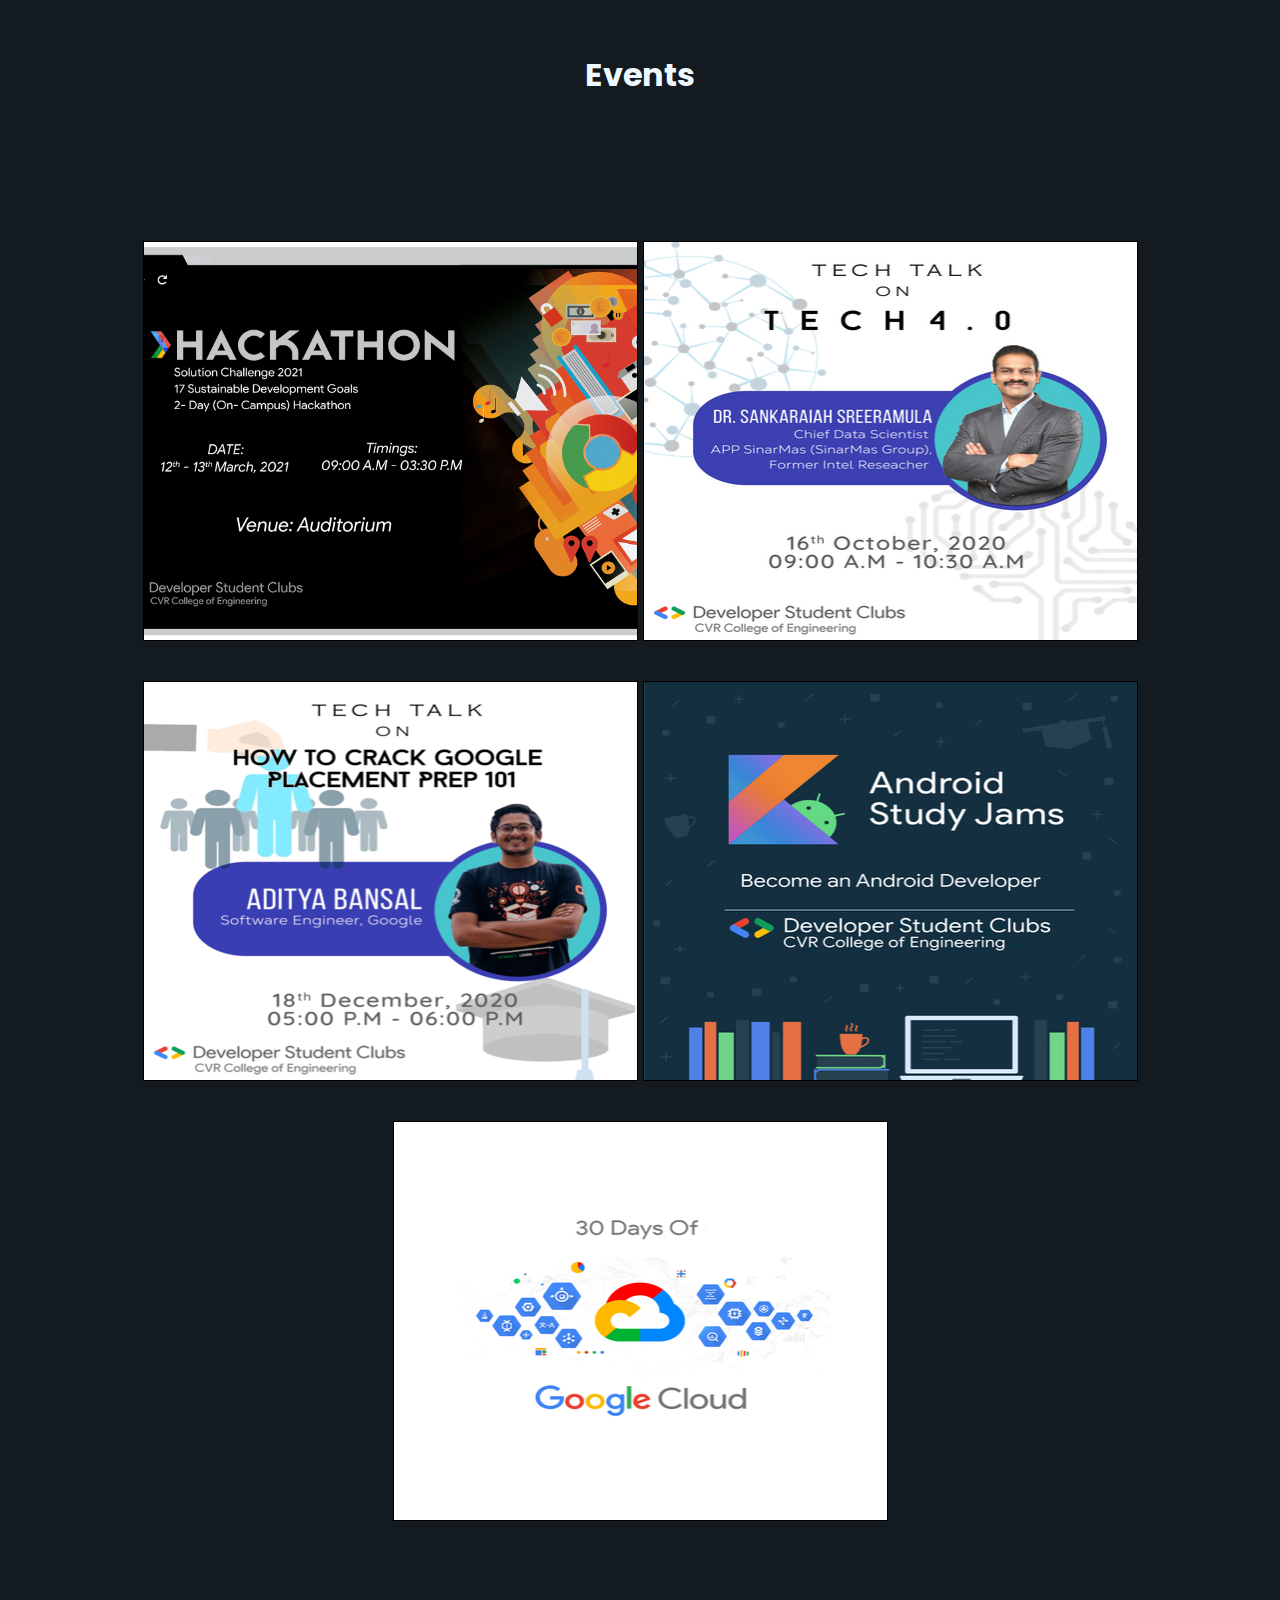
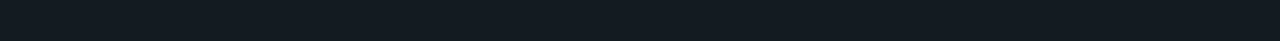
<file: event section/index.html>
<!DOCTYPE html>
<html lang="en">
<head>
    <meta charset="UTF-8">
    <meta name="viewport" content="width=device-width, initial-scale=1.0">
    <link rel="stylesheet" href="style.css">
    <link rel="icon" href="images/dsc.jpg" type="image" sizes="16x16">
    <title>DSC CVR / Events</title>
</head>
<body>
    <div class="heading">
        <h1>Events</h1>
    </div>
    <div class="event-container">
        <div class="card">
            <div class="imgBox">
                <img src="images/solChal.png" alt="">
            </div>
            <div class="details">
                <h2>Solution Challenge 2021</h2>
                <p>We are conducting this hackathon to motivate students to come up with solutions for the 17 United Nations Sustainable Development Goals that was chosen as the genre for the Solution Challenge 2021 this time. 

                    Google Solution Challenge 2021 is an annual contest that invites students from DSC communities to develop solutions for local community problems using one or more Google products or platforms. This is a platform wherein we have the opportunity and the resources needed to make an impact and make the world a better place. We do so by solving one or more of the 17 sustainable development goals.😎</p>
            </div>
        </div>
        <div class="card">
            <div class="imgBox">
                <img src="images/tt4.jpg" alt="">
            </div>
            <div class="details">
                <h2>Tech Talk 4.0</h2>
                <p>Dr Sankaraiah Sreeramula is currently a Chief Data Scientist at APP SinarMas in Indonesia. He is accomplished data science and AI leader with over 13+ years of experience in innovating and bringing new AI/data science driven solutions to different industries in both the public and private sector. He received Ph.D with 10 ISI publications.</p>
                <a href="https://youtu.be/oCi3k1BAbVs" target="_blank" class="button">Watch Now</a>
            </div>
        </div>
        <div class="card">
            <div class="imgBox">
                <img src="images/crackgoogle.png" alt="">
            </div>
            <div class="details">
                <h2>Crack Google Interview</h2>
                <p>Developer Student Clubs CVR College of Engineering is back with another astounding Tech talk “How to crack Google: Placement Prep 101”
                    It is a pleasure for us to introduce the speaker, Mr. Aditya Bansal, Software Developer Engineer at Google. He previously worked at Microsoft and is a graduate from BITS Pilani. He is here to enlighten us on how to crack a job at Google. </p>
                    <a href="https://youtu.be/5hL6Mb88kIQ" target="_blank" class="button">Watch Now</a>
                </div>
        </div>
        <div class="card">
            <div class="imgBox">
                <img src="images/android.jpg" alt="">
            </div>
            <div class="details">
                <h2>Android Study Jams</h2>
                <p>You use android applications on a day to day basis. From checking out instagram stories to texting our friends on whatsapp, android applications have always been an integral part of our lives. But have you ever wondered how these android applications are made?
                    If you ever did, then here's some good news for you. 
                    Developer Student Clubs CVR College of Engineering is going to launch android study jams to help you in your journey of Android Development. </p>
            </div>
        </div>
        <div class="card">
            <div class="imgBox">
                <img src="images/cloud.png" alt="">
            </div>
            <div class="details">
                <h2>30DaysOfGoogleCloud</h2>
                <p>30 Days of Google Cloud program will provide you an opportunity to kickstart your career in cloud and get hands-on practice on Google Cloud Platform - the tool that powers apps like Google Search, Gmail and YouTube.
                    <br>
                    Along the way, you will learn & practice concepts like computing, application development, big data & machine learning using cloud & if you get stuck, you will have your "Campus Facilitators" who are specially trained on Google Cloud to help. 😎</p>
            </div>
        </div>
    </div>
</body>
</html>
</file>
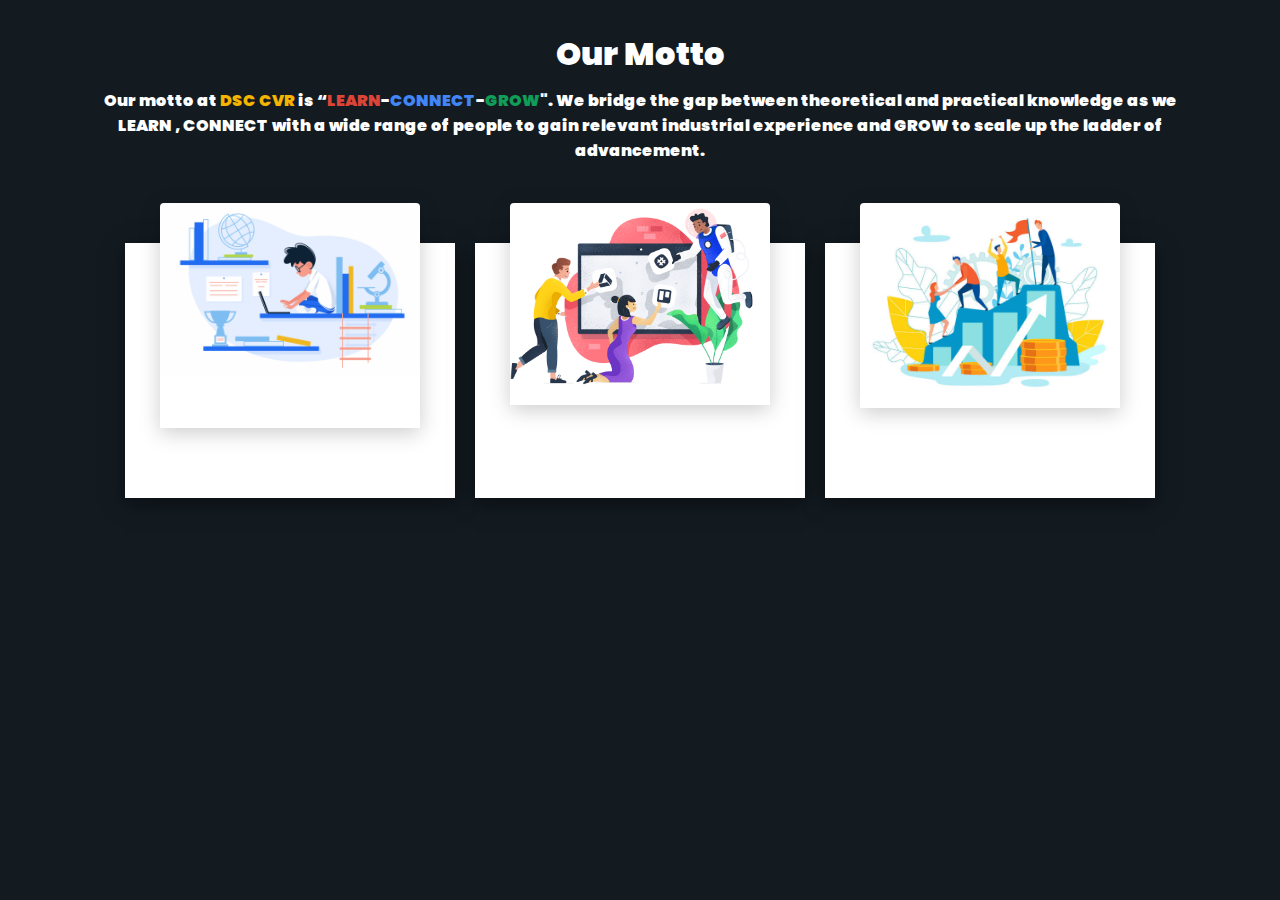
<file: motto section/index.html>
<!DOCTYPE html>
<html lang="en">
  <head>
    <meta charset="UTF-8">
    <meta name="viewport" content="width=device-width, initial-scale=1.0">
    <link rel="stylesheet" href="style.css">
    <link rel="icon" href="images/dsc.jpg" type="image" sizes="16x16">
    <title>DSC CVR / Motto</title>
  </head>
  <body>
    <!-- F4B400 y 
         DB4437 r 
         4285F4 b 
         0F9D58 g -->
         
    <div class="container" id='card'>
      <h1 class="heading" id="head">Our Motto</h1>
      <p id="para">Our motto at <span style="color: #F4B400;">DSC CVR</span>  is “<span style="color: #DB4437;">LEARN</span>-<span style="color: #4285F4;">CONNECT</span>-<span style="color: #0F9D58;">GROW</span>". We bridge the gap between theoretical and practical knowledge as we LEARN , CONNECT with a wide range of people to gain relevant industrial experience and GROW to scale up the ladder of advancement.</p>
      <div class="card">
      <div class="imgBox">
        <img src="images/learn.png" alt="">
      </div>
      <div class="content">
        <h2>Learn</h2>
        <p>LEARN upcoming technologies to create incredible stuff with other inquisitive developers.</p>
      </div>
    </div>

    <div class="card">
      <div class="imgBox">
        <img src="images/connect.png" alt="">
      </div>
      <div class="content">
        <h2>Connect</h2>
        <p>CONNECT with various developer communities  through peer –to- peer workshops and events
          that cultivate learning, sharing, and collaboration.</p>
      </div>
    </div>

    <div class="card">
      <div class="imgBox">
        <img src="images/grow.jpg" alt="">
      </div>
      <div class="content">
        <h2>Grow</h2>
        <p>GROW  together personally and professionally as developers by coming up with solutions that contribute to various real-world problems.</p>
      </div>
    </div>
  </div>
</body>
</html>
</file>
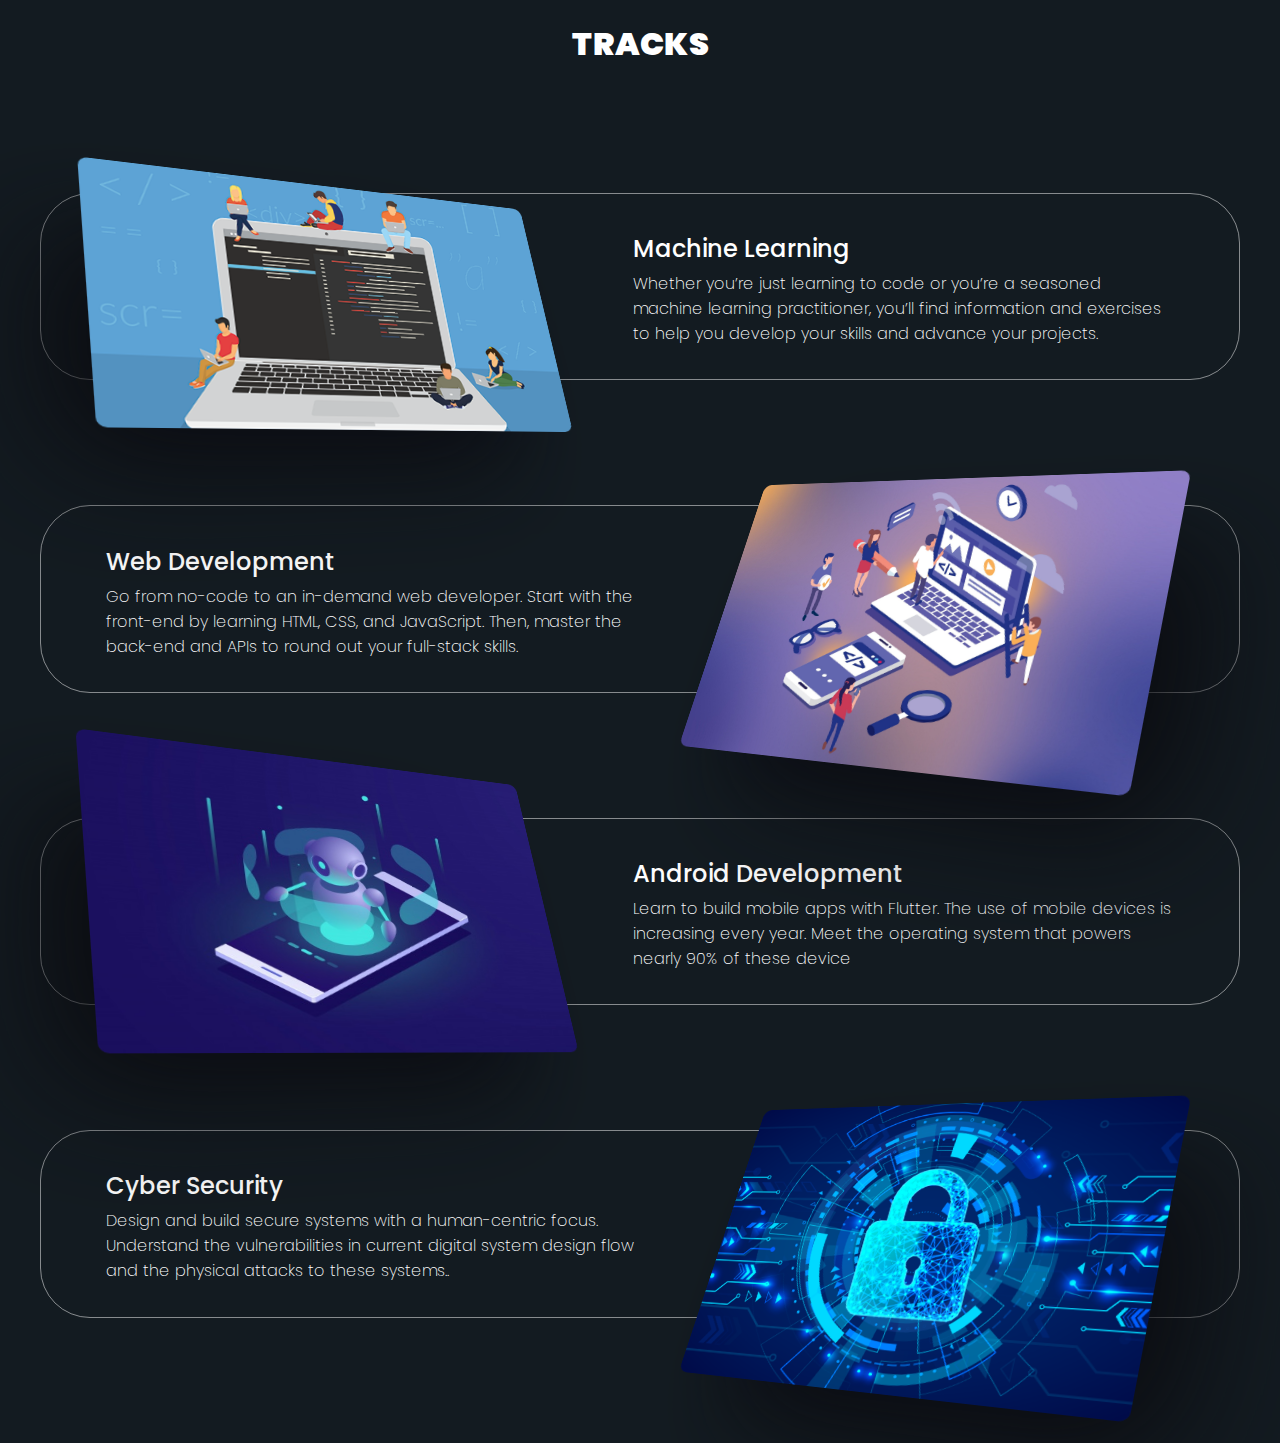
<file: tracks section/index.html>
<!DOCTYPE html>
<html lang="en">
<head>
    <meta charset="UTF-8">
    <meta name="viewport" content="width=device-width, initial-scale=1.0">
    <link rel="stylesheet" href="style.css">
    <link rel="preconnect" href="https://fonts.gstatic.com">
    <link href="https://fonts.googleapis.com/css2?family=Poppins:wght@100;200;300;400;500;600&display=swap" rel="stylesheet">
    <link rel="icon" href="images/dsc.jpg" type="image" sizes="16x16">
    <title>DSC CVR / Tracks</title>
</head>
<body>
    <div class="tracks">
        <h2 class="heading-tracks">TRACKS</h2>
        <div class="track-1">
            <div class="details-left">
                <img class="img-left" src="images/ml.png" alt="Machine Learning">
            </div>
            <div class="details-left">
                <div class="text ML">
                    <h2 class="heading-secondary">Machine Learning</h2>
                    <p class="paragraph">Whether you’re just learning to code or you’re a seasoned 
                        machine learning practitioner, you’ll find information and
                        exercises to help you develop your skills and advance your 
                        projects.</p>
                </div>
            </div>
            <div class="clearfix"></div>
        </div>
        <div class="track-1">
            <div class="details-right">
                <img class="img-right" src="images/web-dev.jpg" alt="Web Development">
            </div>
            <div class="details-right">
                <div class="text">
                    <h2 class="heading-secondary">Web Development</h2>
                    <p class="paragraph">Go from no-code to an in-demand web developer. 
                        Start with the front-end by learning HTML, CSS, and JavaScript. 
                        Then, master the back-end and APIs to round out your full-stack 
                        skills.</p>
                </div>
            </div>
            <div class="clearfix"></div>
        </div>
        <div class="track-1">
            <div class="details-left">
                <img class="img-left flutter" src="images/android.jpg" alt="Android Development">
            </div>
            <div class="details-left">
                <div class="text">
                    <h2 class="heading-secondary">Android Development</h2>
                    <p class="paragraph">Learn to build mobile apps with Flutter.
                        The use of mobile devices is increasing every year. 
                        Meet the operating system that powers nearly 90% of 
                        these device</p>
                </div>
            </div>
            <div class="clearfix"></div>
        </div>
        <div class="track-1">
            <div class="details-right">
                <img class="img-right" src="images/cyber.png" alt="Cyber Security">
            </div>
            <div class="details-right">
                <div class="text">
                    <h2 class="heading-secondary">Cyber Security</h2>
                    <p class="paragraph">Design and build secure systems with a human-centric focus.
                        Understand the vulnerabilities in current digital system design flow 
                        and the physical attacks to these systems..</p>
                </div>
            </div>
            <div class="clearfix"></div>
        </div>
    </div>
</body>
</html>
</file>
<file: event section/style.css>
@import url('https://fonts.googleapis.com/css2?family=Poppins:ital,wght@0,100;0,200;0,300;0,400;0,500;1,100;1,200;1,300;1,400&display=swap');
body{
    font-family: 'Poppins', sans-serif;
    margin: 0;
    padding: 0;
    background-color: #131b21;

}
.event-container{
    max-width: 1000px;
    margin: 100px auto;
    display: flex;
    flex-wrap: wrap;
    justify-content: space-between;
}
.heading{
    display: flex;
    align-items: center;
    justify-content: center;
    color: aliceblue;
    margin-top: 30px;
}
.card{
    position: relative;
    margin: 20px auto;
    width: calc(50% - 5px);
    height: 400px;
    background: #fff;
    transform-style: preserve-3d;
    transform: perspective(2000px);
    transition: 1s;
    box-shadow: inset 300px 0 50px rgba(0, 0, 0, 0.5);
    justify-content: center;
}
.card:hover{
    transform: perspective(2000px) rotate(-10deg);
    box-shadow: inset 20px 0 50px rgba(0, 0, 0, 0.5);
    z-index: 1000;
    cursor: pointer;

}
.card .imgBox{
    position: relative;
    width: 100%;
    height: 100%;
    border: 1px solid #000;
    box-sizing: border-box;
    transform-origin: left;
    z-index: 1;
    transition: 1s;
}
.card:hover .imgBox{
    transform: rotateY(-135deg);
    cursor: pointer;
}
.card .imgBox img{
    position: absolute;
    top: 0;
    left: 0;
    width: 100%;
    height: 100%;
    object-fit: cover;
}
.card .details{
    position: absolute;
    top: 0;
    left: 0;
    box-sizing: border-box;
    padding: 20px;
}
.button {
    display:absolute;
    width: 115px;
    height: 25px;
    background-color: #4c4177;
    background-image: linear-gradient(315deg, #4c4177 0%, #2a5470 74%);
    color: #fff;
    padding: 10px;
    text-align: center;
    align-items: center;
    border-radius: 5px;
    font-weight: bold;
    line-height: 25px;
    text-decoration: none;
}
@media screen and (max-width: 1200px){
    .event-container{
      justify-content: center;
    }
    .card{
      width: min(600px, 100%);
      margin: 10px 5px;
    }
  }
</file>
<file: motto section/style.css>
@import url('https://fonts.googleapis.com/css2?family=Poppins:wght@100&display=swap');
*{
  margin: 0;
  padding: 0;
  font-family: 'Poppins', sans-serif;
  font-weight: bolder;
}

.heading{
  font-weight: bolder;
  color: #fff;
}
#para{
  color: #fff;
  text-align: center;
  margin-top: 10px;
  margin-bottom: 10px;
}
body{
  display: flex;
  justify-content: center;
  align-items: center;
  background: #131b21;
}
.container{
  position: relative;
  width: 1100px;
  display: flex;
  justify-content: center;
  align-items: center;
  flex-wrap: wrap;
  padding: 30px;
}

.container .card{
  position: relative;
  max-width: 300px;
  height: 215px;
  background: #fff;
  margin: 70px 10px;
  padding: 20px 15px;
  display: flex;
  flex-direction: column;
  box-shadow: 0 5px 20px rgba(0, 0, 0, 0.5);
  transition: 0.3s ease-in-out;
}

.container .card:hover{
  height: 420px;
}

.container .card .imgBox{
  position: relative;
  width: 260px;
  height: 260px;
  z-index: 1;
  top: -60px;
  left: 20px;
  box-shadow: 0 5px 20px rgba(0, 0, 0, 0.2);
}
.container .card .imgBox img{
  max-width: 100%;
  border-radius: 4px;
}

.container .card .content{
  position: relative;
  margin-top: -140px;
  padding: 10px 15px;
  text-align: center;
  color: #111;
  visibility: hidden;
  opacity: 0;
  transition: 0.3s ease-in-out;
}
.container .card:hover .content{
  visibility: visible;
  opacity: 1;
  margin-top: -40px;
  transition-delay: 0.3s;
}
</file>
<file: tracks section/style.css>
html{
    background-color: #131b21;
    /* background: linear-gradient(315deg, #4c4177 0%, #2a5470 74%); */
}

*{
    box-sizing: border-box;
    font-family: 'Poppins', sans-serif;
}

.heading-tracks{
    font-weight: 1000;
    color: #fff;
    text-align: center;
    margin-top: 20px;
    font-size: xx-large;
}
.track-1{
    border: 1px solid rgba(255, 255, 255, 0.493);
    max-width: 1200px;
    margin: 125px auto;
    border-radius: 50px;
}

.clearfix {
    content: "";
    display: table;
    clear: both;
}

.details-left{
    width: 48%;
    float: left;
}

.details-right{
    width: 48%;
    float: right;
}

.text{
    padding: 3%;
    color: #fff;
}

.img-left{
    width:90%;
    border-radius: 10px;
    transform: scale(1) perspective(1000px) rotateX(23deg) rotateY(23deg) rotate(-9.8deg) translateX(-15px) translateY(-185px);
    box-shadow: -67.1px 62.5px 125px -25px rgba(9,9,14,.856), -16.2px 37.5px 75px -37.5px rgba(6,12,34,.274);
    transition: all .2s;
    margin-bottom: -400px;
    margin-left: 80px;
    /* display: inline-block; */
}

.img-right{
    width:90%;
    border-radius: 10px;
    transform: scale(1) perspective(1000px) rotateX(23deg) rotateY(-23deg) rotate(15deg) translateX(-45px) translateY(-150px);
    box-shadow: 67.1px 62.5px 125px -25px rgba(9,9,14,.856), 16.2px 37.5px 75px -37.5px rgba(6,12,34,.274);
    transition: all .2s;
    margin-bottom: -400px;
    margin-right: 80px;
}


.img-left:hover{
    transform: scale(1) perspective(0) rotateX(0) rotateY(0) rotate(0) translateX(-45px) translateY(-135px);
}

.img-right:hover{
    transform: scale(1) perspective(0) rotateX(0) rotateY(0) rotate(0) translateX(0) translateY(-135px);
}

.heading-secondary{
    font-weight: 500;
    margin-bottom: 5px;
}

.paragraph{
    margin-top: 0px;
    font-weight: 200;
}

.flutter{
    height: 350px;
}

@media (max-width: 970px){

    .track-1{
        max-width: 500px;
        min-width: 200px;
        margin: 200px auto;
        padding: 3%;
        position: relative;
    }

    div{
        display: block;
    }

    img{
        position: absolute;
        margin-bottom: 50px;
        width: 550px;
    }

    .text{
        margin-top: 30%;
    }

    .details-left{
        float: none;
        width: 100%;
    }

    .details-right{
        float: none;
        width: 100%;
    }

    .ML{
        margin-top: 10%;
    }

    .flutter{
        height: 270px;
    }

}
</file>
